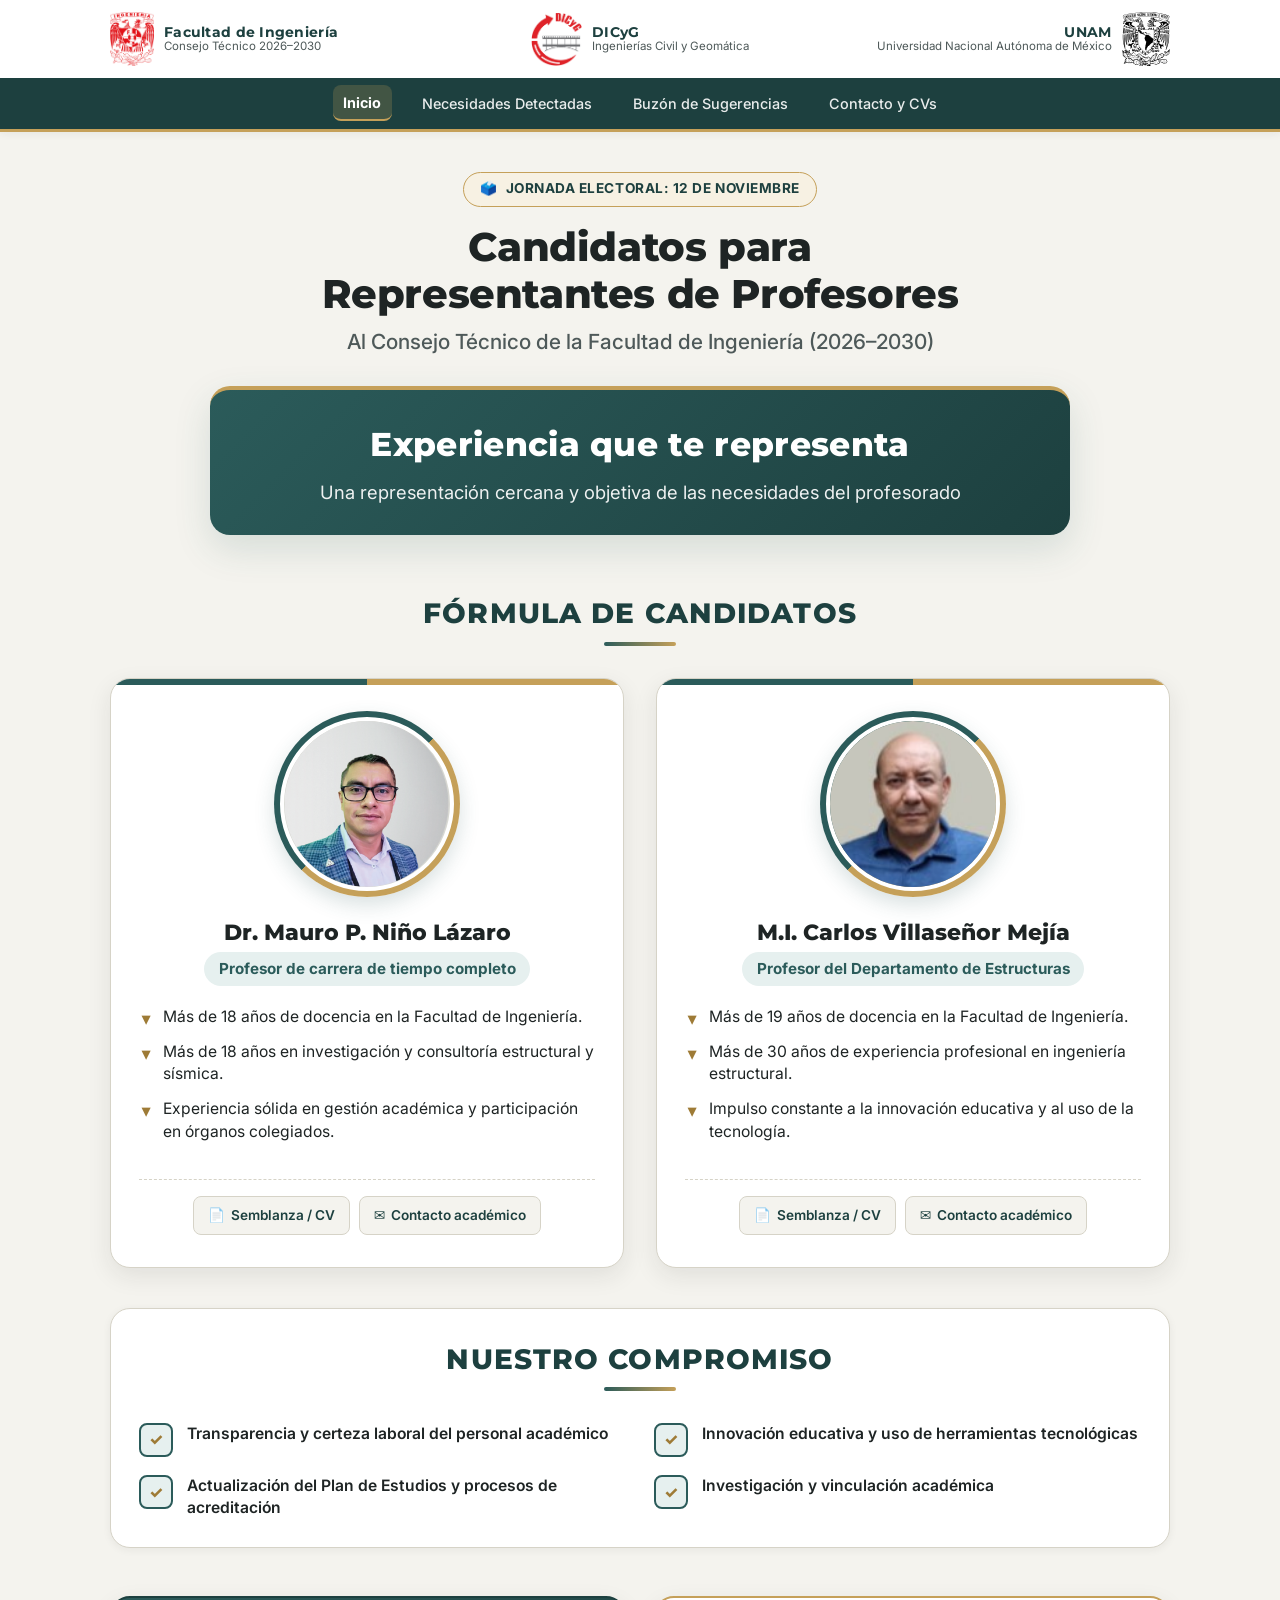
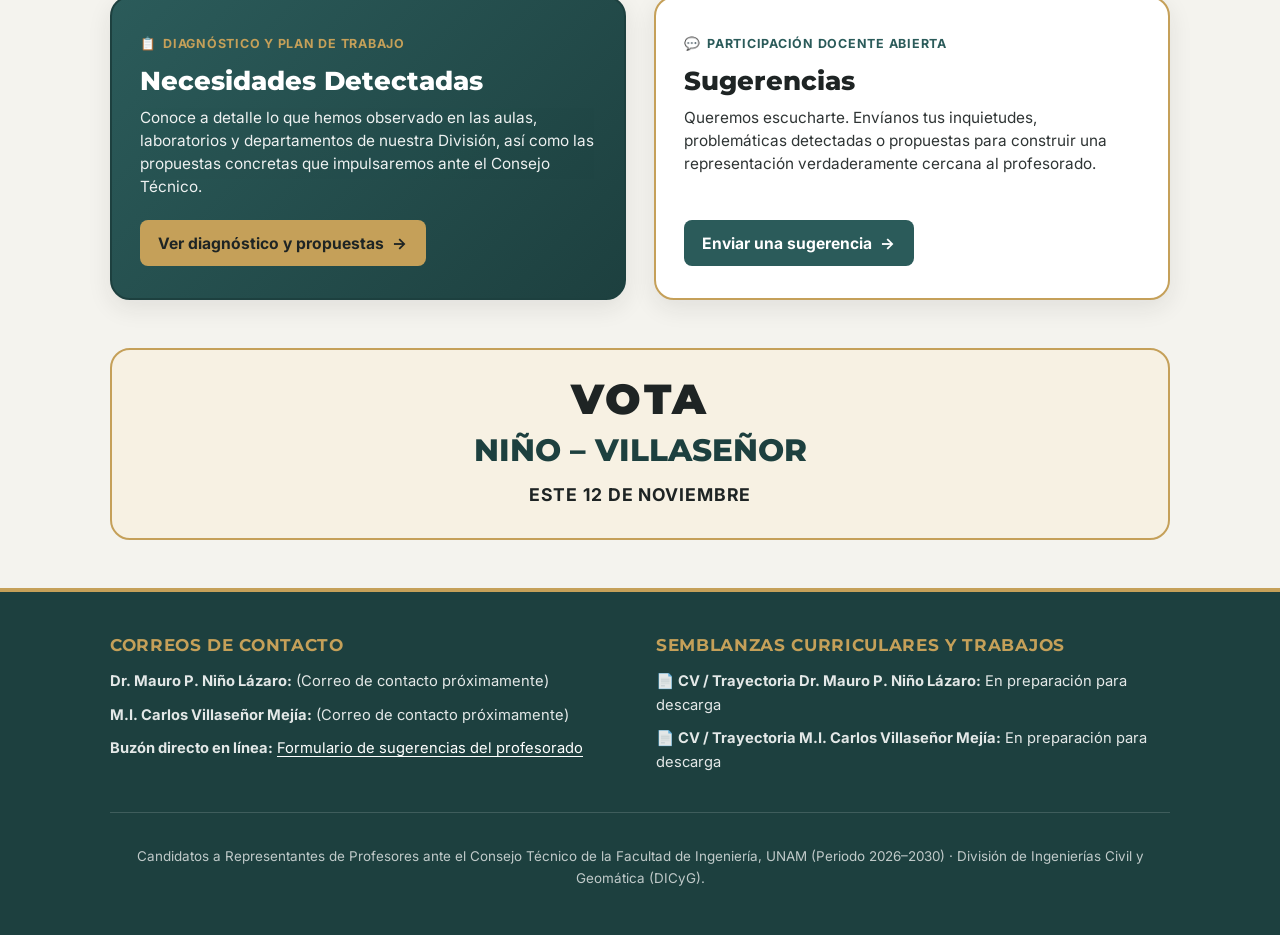
<file: index.html>
<!DOCTYPE html>
<html lang="es-MX">
<head>
  <meta charset="UTF-8">
  <meta name="viewport" content="width=device-width, initial-scale=1.0">
  <title>Niño – Villaseñor | Candidatos a Representantes de Profesores al Consejo Técnico FI-UNAM (2026–2030)</title>
  <meta name="description" content="Dr. Mauro P. Niño Lázaro y M.I. Carlos Villaseñor Mejía, candidatos para Representantes de Profesores al Consejo Técnico de la Facultad de Ingeniería UNAM (2026-2030). Experiencia que te representa.">
  <link rel="preconnect" href="https://fonts.googleapis.com">
  <link rel="preconnect" href="https://fonts.gstatic.com" crossorigin>
  <link href="https://fonts.googleapis.com/css2?family=Inter:wght@400;500;600;700&family=Montserrat:wght@700;800;900&display=swap" rel="stylesheet">
  <link rel="stylesheet" href="css/styles.css">
</head>
<body>
  <a class="skip-link" href="#contenido-principal">Saltar al contenido principal</a>

  <!-- 1. ENCABEZADO INSTITUCIONAL: Logos FI | DICyG | UNAM -->
  <header class="institutional-header">
    <div class="container logos-bar">
      <div class="logo-item logo-item--left">
        <img
          src="imagenes/fi.png"
          alt="Escudo de la Facultad de Ingeniería UNAM"
          class="logo-img"
          width="402"
          height="497"
        >
        <div class="logo-label">
          <strong>Facultad de Ingeniería</strong>
          <span>Consejo Técnico 2026–2030</span>
        </div>
      </div>

      <div class="logo-item logo-item--center">
        <img
          src="imagenes/dicyg.png"
          alt="Logotipo de la División de Ingenierías Civil y Geomática (DICyG)"
          class="logo-img"
          width="433"
          height="461"
        >
        <div class="logo-label">
          <strong>DICyG</strong>
          <span>Ingenierías Civil y Geomática</span>
        </div>
      </div>

      <div class="logo-item logo-item--right">
        <img
          src="imagenes/Escudo-UNAM-escalable.svg"
          alt="Escudo de la Universidad Nacional Autónoma de México"
          class="logo-img"
          width="1024"
          height="1151"
        >
        <div class="logo-label">
          <strong>UNAM</strong>
          <span>Universidad Nacional Autónoma de México</span>
        </div>
      </div>
    </div>

    <nav class="site-nav" aria-label="Navegación principal">
      <div class="container site-nav__inner">
        <a href="index.html" aria-current="page">Inicio</a>
        <a href="necesidades.html">Necesidades Detectadas</a>
        <a href="sugerencias.html">Buzón de Sugerencias</a>
        <a href="#contacto">Contacto y CVs</a>
      </div>
    </nav>
  </header>

  <main id="contenido-principal">
    <!-- 2. HERO / INFORMACIÓN DEL FLYER Y ESLOGAN -->
    <section class="hero container" aria-labelledby="titulo-campana">
      <div class="hero__eyebrow">
        <span aria-hidden="true">🗳️</span> Jornada Electoral: 12 de noviembre
      </div>
      <h1 id="titulo-campana" class="hero__title">
        Candidatos para Representantes de Profesores
      </h1>
      <p class="hero__subtitle">
        Al Consejo Técnico de la Facultad de Ingeniería (2026–2030)
      </p>

      <div class="slogan-banner">
        <h2 class="slogan-banner__title">Experiencia que te representa</h2>
        <p class="slogan-banner__text">
          Una representación cercana y objetiva de las necesidades del profesorado
        </p>
      </div>
    </section>

    <!-- 3. FICHAS DE CANDIDATOS: Foto arriba + Datos abajo -->
    <section class="candidates-section container" aria-labelledby="titulo-candidatos">
      <div class="section-heading">
        <h2 id="titulo-candidatos" class="section-heading__title">Fórmula de Candidatos</h2>
        <div class="section-heading__line" aria-hidden="true"></div>
      </div>

      <div class="candidates-grid">
        <!-- Candidato 1: Dr. Mauro P. Niño Lázaro -->
        <article class="candidate-card">
          <div class="candidate-photo-wrap">
            <img
              src="imagenes/Drmaurop.png"
              alt="Retrato del Dr. Mauro P. Niño Lázaro"
              class="candidate-photo"
              fetchpriority="high"
              width="569"
              height="571"
            >
          </div>
          <h3 class="candidate-name">Dr. Mauro P. Niño Lázaro</h3>
          <p class="candidate-role">Profesor de carrera de tiempo completo</p>

          <ul class="candidate-bio-list">
            <li>Más de 18 años de docencia en la Facultad de Ingeniería.</li>
            <li>Más de 18 años en investigación y consultoría estructural y sísmica.</li>
            <li>Experiencia sólida en gestión académica y participación en órganos colegiados.</li>
          </ul>

          <div class="candidate-links">
            <!-- Reemplazar href cuando se cuente con el archivo PDF del CV y el correo definitivo -->
            <a href="#contacto" class="chip-link">
              <span aria-hidden="true">📄</span> Semblanza / CV
            </a>
            <a href="#contacto" class="chip-link">
              <span aria-hidden="true">✉️</span> Contacto académico
            </a>
          </div>
        </article>

        <!-- Candidato 2: M.I. Carlos Villaseñor Mejía -->
        <article class="candidate-card">
          <div class="candidate-photo-wrap">
            <img
              src="imagenes/villasenor.jpg"
              alt="Retrato del M.I. Carlos Villaseñor Mejía"
              class="candidate-photo"
              width="133"
              height="130"
            >
          </div>
          <h3 class="candidate-name">M.I. Carlos Villaseñor Mejía</h3>
          <p class="candidate-role">Profesor del Departamento de Estructuras</p>

          <ul class="candidate-bio-list">
            <li>Más de 19 años de docencia en la Facultad de Ingeniería.</li>
            <li>Más de 30 años de experiencia profesional en ingeniería estructural.</li>
            <li>Impulso constante a la innovación educativa y al uso de la tecnología.</li>
          </ul>

          <div class="candidate-links">
            <!-- Reemplazar href cuando se cuente con el archivo PDF del CV y el correo definitivo -->
            <a href="#contacto" class="chip-link">
              <span aria-hidden="true">📄</span> Semblanza / CV
            </a>
            <a href="#contacto" class="chip-link">
              <span aria-hidden="true">✉️</span> Contacto académico
            </a>
          </div>
        </article>
      </div>
    </section>

    <!-- 4. RESUMEN DE NUESTRO COMPROMISO -->
    <section class="container" aria-labelledby="titulo-compromiso">
      <div class="commitments-strip">
        <div class="section-heading">
          <h2 id="titulo-compromiso" class="section-heading__title">Nuestro Compromiso</h2>
          <div class="section-heading__line" aria-hidden="true"></div>
        </div>

        <div class="commitments-grid">
          <div class="commitment-item">
            <span class="commitment-icon" aria-hidden="true">✓</span>
            <p class="commitment-text">Transparencia y certeza laboral del personal académico</p>
          </div>
          <div class="commitment-item">
            <span class="commitment-icon" aria-hidden="true">✓</span>
            <p class="commitment-text">Innovación educativa y uso de herramientas tecnológicas</p>
          </div>
          <div class="commitment-item">
            <span class="commitment-icon" aria-hidden="true">✓</span>
            <p class="commitment-text">Actualización del Plan de Estudios y procesos de acreditación</p>
          </div>
          <div class="commitment-item">
            <span class="commitment-icon" aria-hidden="true">✓</span>
            <p class="commitment-text">Investigación y vinculación académica</p>
          </div>
        </div>
      </div>
    </section>

    <!-- 5. LOS DOS BOTONES PRINCIPALES (Necesidades Detectadas | Sugerencias) -->
    <section class="cta-buttons-section container" aria-labelledby="titulo-acciones">
      <h2 id="titulo-acciones" class="visually-hidden">Explora nuestras propuestas y participa</h2>

      <div class="cta-dual-grid">
        <!-- Botón 1: Necesidades Detectadas -->
        <a href="necesidades.html" class="action-card-btn action-card-btn--primary">
          <div>
            <span class="action-card-btn__badge">
              <span aria-hidden="true">📋</span> Diagnóstico y Plan de Trabajo
            </span>
            <h3 class="action-card-btn__title">Necesidades Detectadas</h3>
            <p class="action-card-btn__desc">
              Conoce a detalle lo que hemos observado en las aulas, laboratorios y departamentos de nuestra División, así como las propuestas concretas que impulsaremos ante el Consejo Técnico.
            </p>
          </div>
          <span class="action-card-btn__cta">
            Ver diagnóstico y propuestas <span aria-hidden="true">→</span>
          </span>
        </a>

        <!-- Botón 2: Sugerencias -->
        <a href="sugerencias.html" class="action-card-btn action-card-btn--secondary">
          <div>
            <span class="action-card-btn__badge">
              <span aria-hidden="true">💬</span> Participación Docente Abierta
            </span>
            <h3 class="action-card-btn__title">Sugerencias</h3>
            <p class="action-card-btn__desc">
              Queremos escucharte. Envíanos tus inquietudes, problemáticas detectadas o propuestas para construir una representación verdaderamente cercana al profesorado.
            </p>
          </div>
          <span class="action-card-btn__cta">
            Enviar una sugerencia <span aria-hidden="true">→</span>
          </span>
        </a>
      </div>
    </section>

    <!-- 6. LLAMADO AL VOTO -->
    <section class="container" aria-label="Recordatorio de jornada electoral">
      <div class="vote-callout">
        <p class="vote-callout__vota">VOTA</p>
        <p class="vote-callout__names">NIÑO – VILLASEÑOR</p>
        <p class="vote-callout__date">Este 12 de noviembre</p>
      </div>
    </section>
  </main>

  <!-- 7. PIE DE PÁGINA: Correos de contacto y CVs / Trabajos -->
  <footer id="contacto" class="site-footer">
    <div class="container">
      <div class="footer-grid">
        <div class="footer-col">
          <h3>Correos de Contacto</h3>
          <!-- INSTRUCCIÓN: Reemplaza los correos provisionales por los oficiales cuando los tengas -->
          <ul class="footer-contact-list">
            <li>
              <strong>Dr. Mauro P. Niño Lázaro:</strong>
              <span>(Correo de contacto próximamente)</span>
            </li>
            <li>
              <strong>M.I. Carlos Villaseñor Mejía:</strong>
              <span>(Correo de contacto próximamente)</span>
            </li>
            <li>
              <strong>Buzón directo en línea:</strong>
              <a href="sugerencias.html">Formulario de sugerencias del profesorado</a>
            </li>
          </ul>
        </div>

        <div class="footer-col">
          <h3>Semblanzas Curriculares y Trabajos</h3>
          <!-- INSTRUCCIÓN: Coloca los archivos PDF en una carpeta documentos/ y actualiza el atributo href -->
          <ul class="footer-contact-list">
            <li>
              <span aria-hidden="true">📄</span>
              <strong>CV / Trayectoria Dr. Mauro P. Niño Lázaro:</strong>
              <span>En preparación para descarga</span>
            </li>
            <li>
              <span aria-hidden="true">📄</span>
              <strong>CV / Trayectoria M.I. Carlos Villaseñor Mejía:</strong>
              <span>En preparación para descarga</span>
            </li>
          </ul>
        </div>
      </div>

      <div class="footer-bottom">
        <p>
          Candidatos a Representantes de Profesores ante el Consejo Técnico de la Facultad de Ingeniería, UNAM (Periodo 2026–2030) · División de Ingenierías Civil y Geomática (DICyG).
        </p>
      </div>
    </div>
  </footer>

  <script src="js/main.js" defer></script>
</body>
</html>
</file>
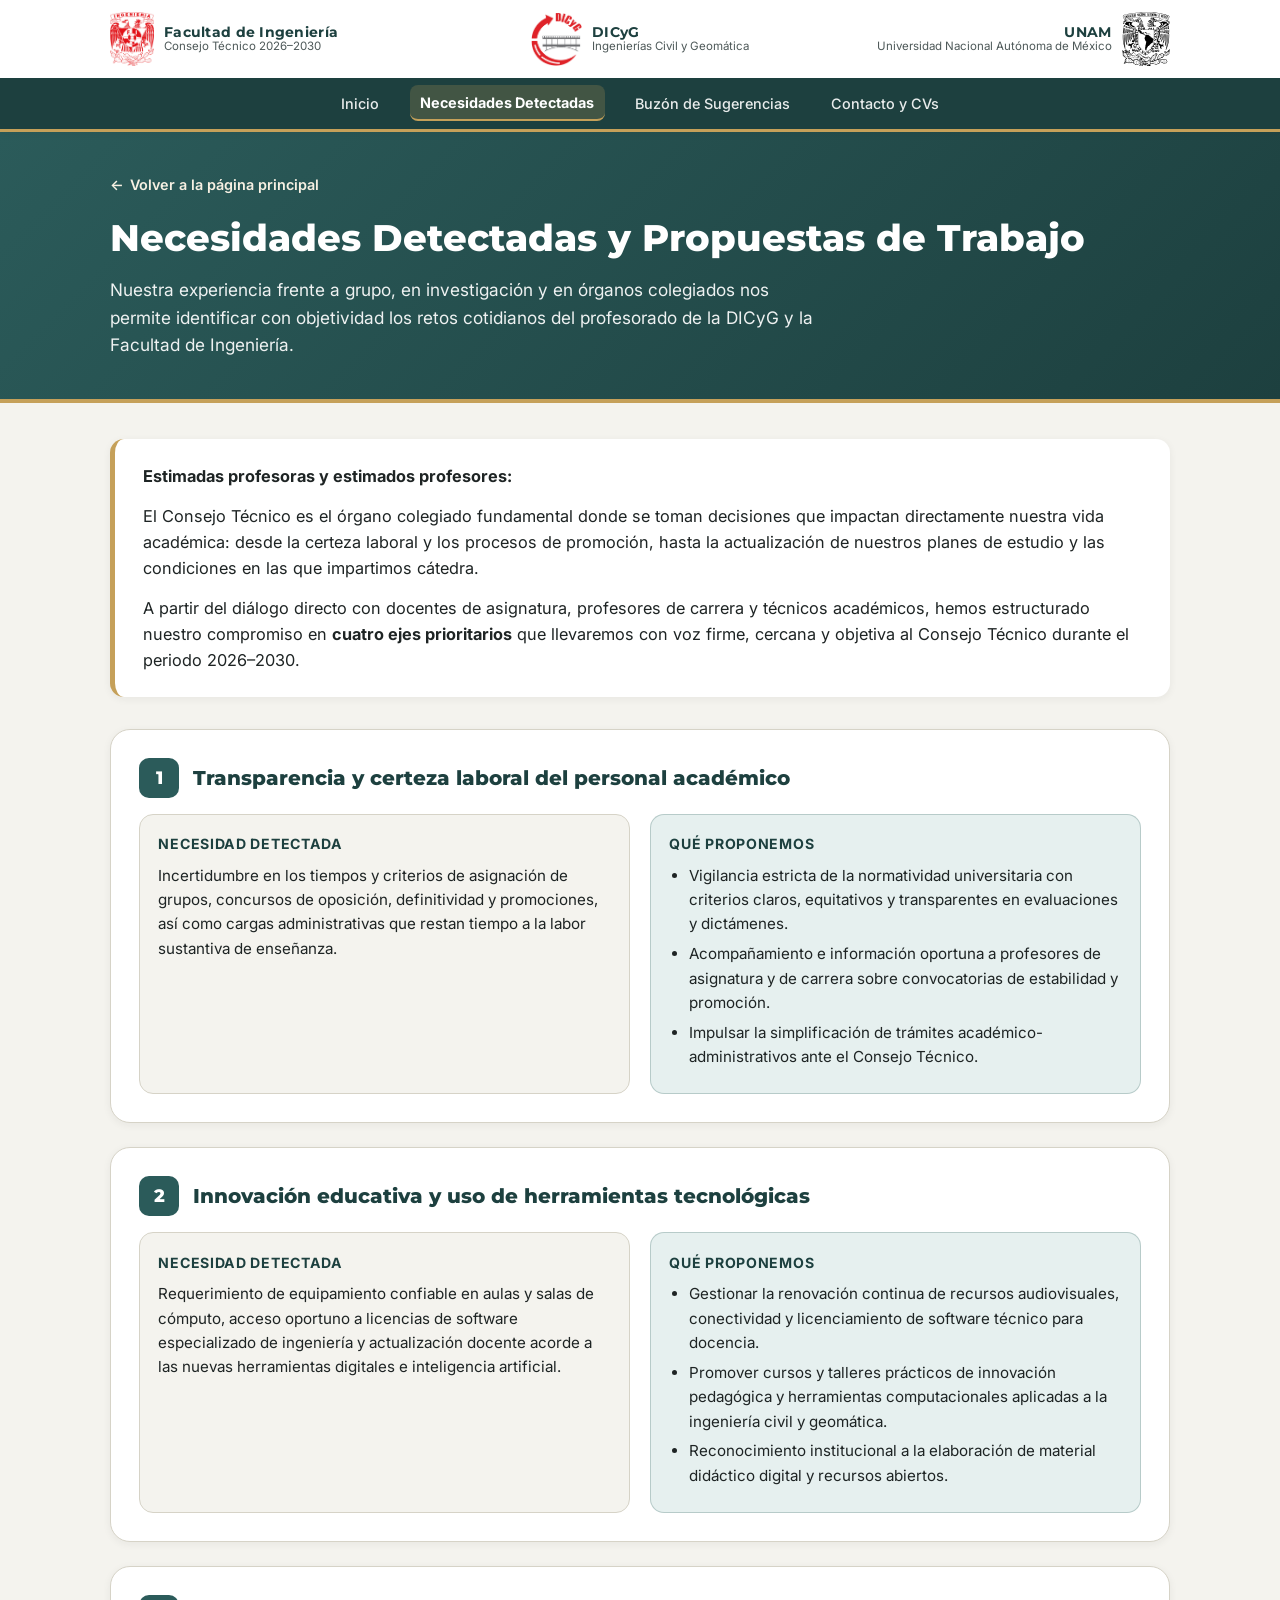
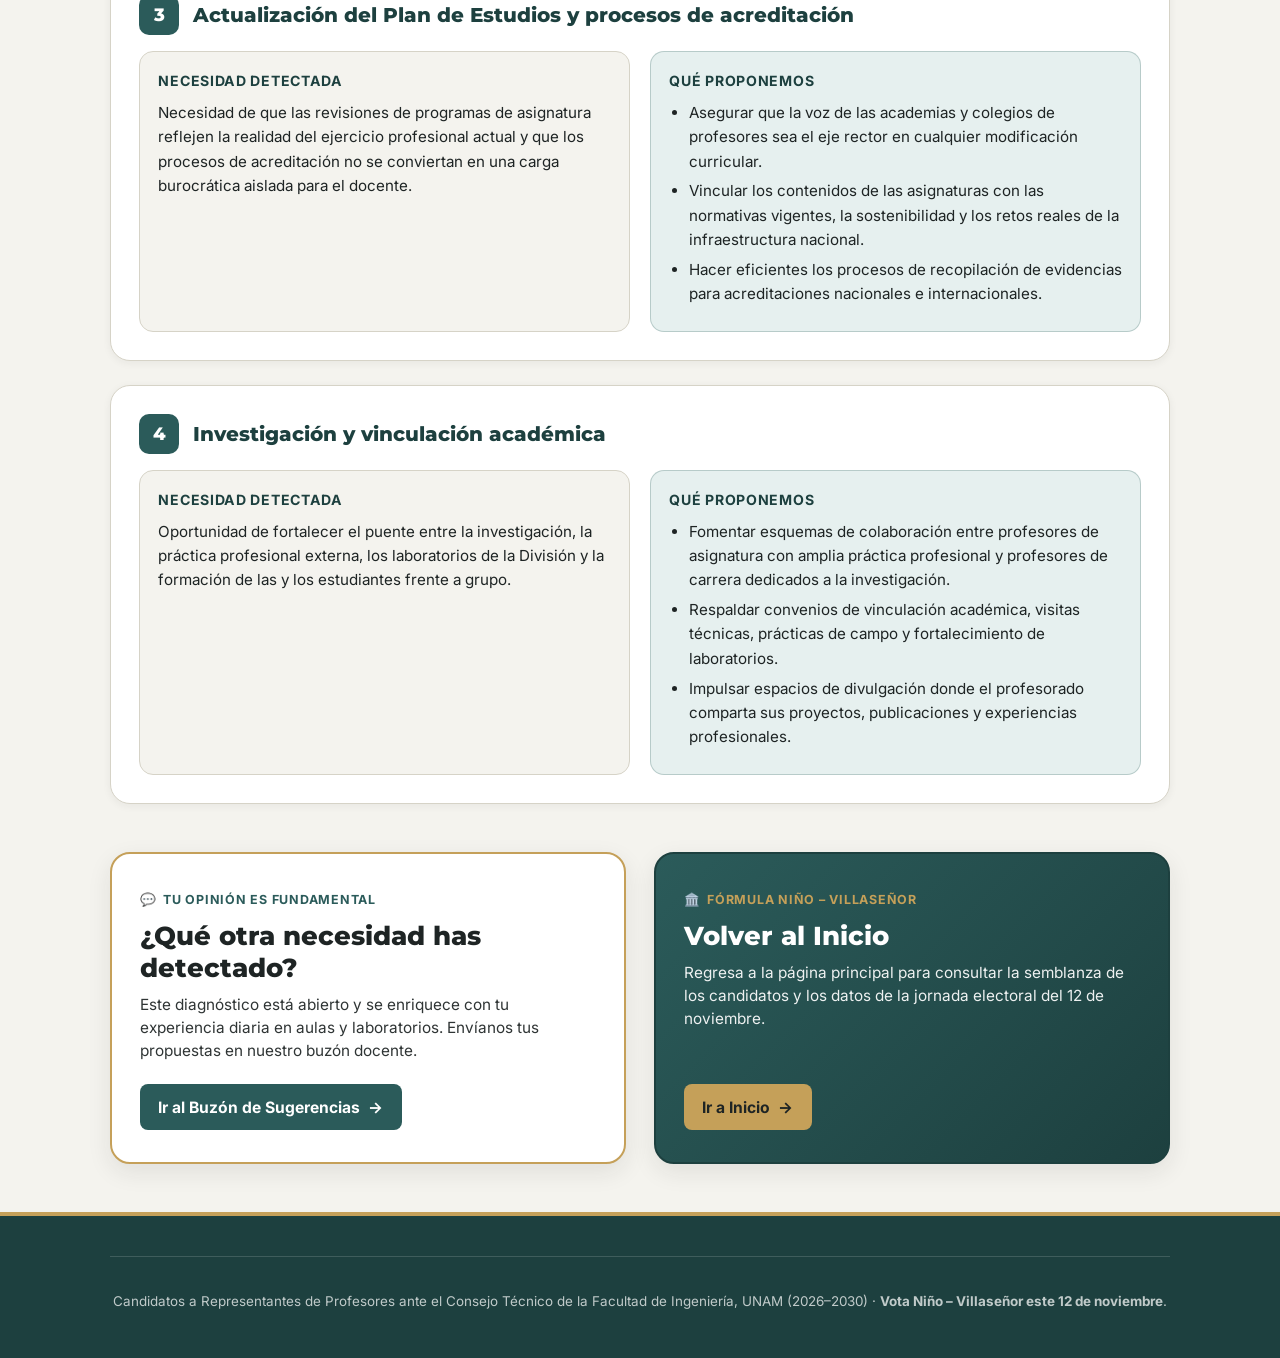
<file: necesidades.html>
<!DOCTYPE html>
<html lang="es-MX">
<head>
  <meta charset="UTF-8">
  <meta name="viewport" content="width=device-width, initial-scale=1.0">
  <title>Necesidades Detectadas y Propuestas | Niño – Villaseñor (Consejo Técnico FI 2026–2030)</title>
  <meta name="description" content="Diagnóstico de necesidades detectadas en el profesorado y propuestas de trabajo de los candidatos Dr. Mauro P. Niño Lázaro y M.I. Carlos Villaseñor Mejía al Consejo Técnico de la Facultad de Ingeniería UNAM.">
  <link rel="preconnect" href="https://fonts.googleapis.com">
  <link rel="preconnect" href="https://fonts.gstatic.com" crossorigin>
  <link href="https://fonts.googleapis.com/css2?family=Inter:wght@400;500;600;700&family=Montserrat:wght@700;800;900&display=swap" rel="stylesheet">
  <link rel="stylesheet" href="css/styles.css">
</head>
<body>
  <a class="skip-link" href="#contenido-principal">Saltar al contenido principal</a>

  <!-- ENCABEZADO INSTITUCIONAL: Logos FI | DICyG | UNAM -->
  <header class="institutional-header">
    <div class="container logos-bar">
      <div class="logo-item logo-item--left">
        <img
          src="imagenes/fi.png"
          alt="Escudo de la Facultad de Ingeniería UNAM"
          class="logo-img"
          width="402"
          height="497"
        >
        <div class="logo-label">
          <strong>Facultad de Ingeniería</strong>
          <span>Consejo Técnico 2026–2030</span>
        </div>
      </div>

      <div class="logo-item logo-item--center">
        <img
          src="imagenes/dicyg.png"
          alt="Logotipo de la División de Ingenierías Civil y Geomática (DICyG)"
          class="logo-img"
          width="433"
          height="461"
        >
        <div class="logo-label">
          <strong>DICyG</strong>
          <span>Ingenierías Civil y Geomática</span>
        </div>
      </div>

      <div class="logo-item logo-item--right">
        <img
          src="imagenes/Escudo-UNAM-escalable.svg"
          alt="Escudo de la Universidad Nacional Autónoma de México"
          class="logo-img"
          width="1024"
          height="1151"
        >
        <div class="logo-label">
          <strong>UNAM</strong>
          <span>Universidad Nacional Autónoma de México</span>
        </div>
      </div>
    </div>

    <nav class="site-nav" aria-label="Navegación principal">
      <div class="container site-nav__inner">
        <a href="index.html">Inicio</a>
        <a href="necesidades.html" aria-current="page">Necesidades Detectadas</a>
        <a href="sugerencias.html">Buzón de Sugerencias</a>
        <a href="index.html#contacto">Contacto y CVs</a>
      </div>
    </nav>
  </header>

  <main id="contenido-principal">
    <!-- ENCABEZADO DE LA PÁGINA INTERNA -->
    <section class="page-hero">
      <div class="container">
        <a href="index.html" class="page-hero__back">
          <span aria-hidden="true">←</span> Volver a la página principal
        </a>
        <h1 class="page-hero__title">Necesidades Detectadas y Propuestas de Trabajo</h1>
        <p class="page-hero__lead">
          Nuestra experiencia frente a grupo, en investigación y en órganos colegiados nos permite identificar con objetividad los retos cotidianos del profesorado de la DICyG y la Facultad de Ingeniería.
        </p>
      </div>
    </section>

    <div class="container">
      <!-- INTRODUCCIÓN / EXPOSICIÓN DE MOTIVOS -->
      <section class="editorial-intro" aria-label="Mensaje a las y los profesores">
        <p>
          <strong>Estimadas profesoras y estimados profesores:</strong>
        </p>
        <p>
          El Consejo Técnico es el órgano colegiado fundamental donde se toman decisiones que impactan directamente nuestra vida académica: desde la certeza laboral y los procesos de promoción, hasta la actualización de nuestros planes de estudio y las condiciones en las que impartimos cátedra.
        </p>
        <p>
          A partir del diálogo directo con docentes de asignatura, profesores de carrera y técnicos académicos, hemos estructurado nuestro compromiso en <strong>cuatro ejes prioritarios</strong> que llevaremos con voz firme, cercana y objetiva al Consejo Técnico durante el periodo 2026–2030.
        </p>
      </section>

      <!-- LOS 4 EJES DE DIAGNÓSTICO Y PROPUESTAS -->
      <section class="pillars-list" aria-label="Ejes de necesidades y propuestas">
        <!-- Eje 1 -->
        <article class="pillar-card">
          <div class="pillar-card__header">
            <span class="pillar-card__num" aria-hidden="true">1</span>
            <h2 class="pillar-card__title">Transparencia y certeza laboral del personal académico</h2>
          </div>
          <div class="pillar-columns">
            <div class="pillar-box pillar-box--diagnosis">
              <h3>Necesidad Detectada</h3>
              <p>
                Incertidumbre en los tiempos y criterios de asignación de grupos, concursos de oposición, definitividad y promociones, así como cargas administrativas que restan tiempo a la labor sustantiva de enseñanza.
              </p>
            </div>
            <div class="pillar-box pillar-box--proposal">
              <h3>Qué Proponemos</h3>
              <ul>
                <li>Vigilancia estricta de la normatividad universitaria con criterios claros, equitativos y transparentes en evaluaciones y dictámenes.</li>
                <li>Acompañamiento e información oportuna a profesores de asignatura y de carrera sobre convocatorias de estabilidad y promoción.</li>
                <li>Impulsar la simplificación de trámites académico-administrativos ante el Consejo Técnico.</li>
              </ul>
            </div>
          </div>
        </article>

        <!-- Eje 2 -->
        <article class="pillar-card">
          <div class="pillar-card__header">
            <span class="pillar-card__num" aria-hidden="true">2</span>
            <h2 class="pillar-card__title">Innovación educativa y uso de herramientas tecnológicas</h2>
          </div>
          <div class="pillar-columns">
            <div class="pillar-box pillar-box--diagnosis">
              <h3>Necesidad Detectada</h3>
              <p>
                Requerimiento de equipamiento confiable en aulas y salas de cómputo, acceso oportuno a licencias de software especializado de ingeniería y actualización docente acorde a las nuevas herramientas digitales e inteligencia artificial.
              </p>
            </div>
            <div class="pillar-box pillar-box--proposal">
              <h3>Qué Proponemos</h3>
              <ul>
                <li>Gestionar la renovación continua de recursos audiovisuales, conectividad y licenciamiento de software técnico para docencia.</li>
                <li>Promover cursos y talleres prácticos de innovación pedagógica y herramientas computacionales aplicadas a la ingeniería civil y geomática.</li>
                <li>Reconocimiento institucional a la elaboración de material didáctico digital y recursos abiertos.</li>
              </ul>
            </div>
          </div>
        </article>

        <!-- Eje 3 -->
        <article class="pillar-card">
          <div class="pillar-card__header">
            <span class="pillar-card__num" aria-hidden="true">3</span>
            <h2 class="pillar-card__title">Actualización del Plan de Estudios y procesos de acreditación</h2>
          </div>
          <div class="pillar-columns">
            <div class="pillar-box pillar-box--diagnosis">
              <h3>Necesidad Detectada</h3>
              <p>
                Necesidad de que las revisiones de programas de asignatura reflejen la realidad del ejercicio profesional actual y que los procesos de acreditación no se conviertan en una carga burocrática aislada para el docente.
              </p>
            </div>
            <div class="pillar-box pillar-box--proposal">
              <h3>Qué Proponemos</h3>
              <ul>
                <li>Asegurar que la voz de las academias y colegios de profesores sea el eje rector en cualquier modificación curricular.</li>
                <li>Vincular los contenidos de las asignaturas con las normativas vigentes, la sostenibilidad y los retos reales de la infraestructura nacional.</li>
                <li>Hacer eficientes los procesos de recopilación de evidencias para acreditaciones nacionales e internacionales.</li>
              </ul>
            </div>
          </div>
        </article>

        <!-- Eje 4 -->
        <article class="pillar-card">
          <div class="pillar-card__header">
            <span class="pillar-card__num" aria-hidden="true">4</span>
            <h2 class="pillar-card__title">Investigación y vinculación académica</h2>
          </div>
          <div class="pillar-columns">
            <div class="pillar-box pillar-box--diagnosis">
              <h3>Necesidad Detectada</h3>
              <p>
                Oportunidad de fortalecer el puente entre la investigación, la práctica profesional externa, los laboratorios de la División y la formación de las y los estudiantes frente a grupo.
              </p>
            </div>
            <div class="pillar-box pillar-box--proposal">
              <h3>Qué Proponemos</h3>
              <ul>
                <li>Fomentar esquemas de colaboración entre profesores de asignatura con amplia práctica profesional y profesores de carrera dedicados a la investigación.</li>
                <li>Respaldar convenios de vinculación académica, visitas técnicas, prácticas de campo y fortalecimiento de laboratorios.</li>
                <li>Impulsar espacios de divulgación donde el profesorado comparta sus proyectos, publicaciones y experiencias profesionales.</li>
              </ul>
            </div>
          </div>
        </article>
      </section>

      <!-- INVITACIÓN A PASAR AL BUZÓN DE SUGERENCIAS -->
      <section class="cta-buttons-section" aria-label="Participa con tus sugerencias">
        <div class="cta-dual-grid">
          <a href="sugerencias.html" class="action-card-btn action-card-btn--secondary">
            <div>
              <span class="action-card-btn__badge">
                <span aria-hidden="true">💬</span> Tu opinión es fundamental
              </span>
              <h3 class="action-card-btn__title">¿Qué otra necesidad has detectado?</h3>
              <p class="action-card-btn__desc">
                Este diagnóstico está abierto y se enriquece con tu experiencia diaria en aulas y laboratorios. Envíanos tus propuestas en nuestro buzón docente.
              </p>
            </div>
            <span class="action-card-btn__cta">
              Ir al Buzón de Sugerencias <span aria-hidden="true">→</span>
            </span>
          </a>

          <a href="index.html" class="action-card-btn action-card-btn--primary">
            <div>
              <span class="action-card-btn__badge">
                <span aria-hidden="true">🏛️</span> Fórmula Niño – Villaseñor
              </span>
              <h3 class="action-card-btn__title">Volver al Inicio</h3>
              <p class="action-card-btn__desc">
                Regresa a la página principal para consultar la semblanza de los candidatos y los datos de la jornada electoral del 12 de noviembre.
              </p>
            </div>
            <span class="action-card-btn__cta">
              Ir a Inicio <span aria-hidden="true">→</span>
            </span>
          </a>
        </div>
      </section>
    </div>
  </main>

  <footer class="site-footer">
    <div class="container">
      <div class="footer-bottom">
        <p>
          Candidatos a Representantes de Profesores ante el Consejo Técnico de la Facultad de Ingeniería, UNAM (2026–2030) · <strong>Vota Niño – Villaseñor este 12 de noviembre</strong>.
        </p>
      </div>
    </div>
  </footer>

  <script src="js/main.js" defer></script>
</body>
</html>
</file>
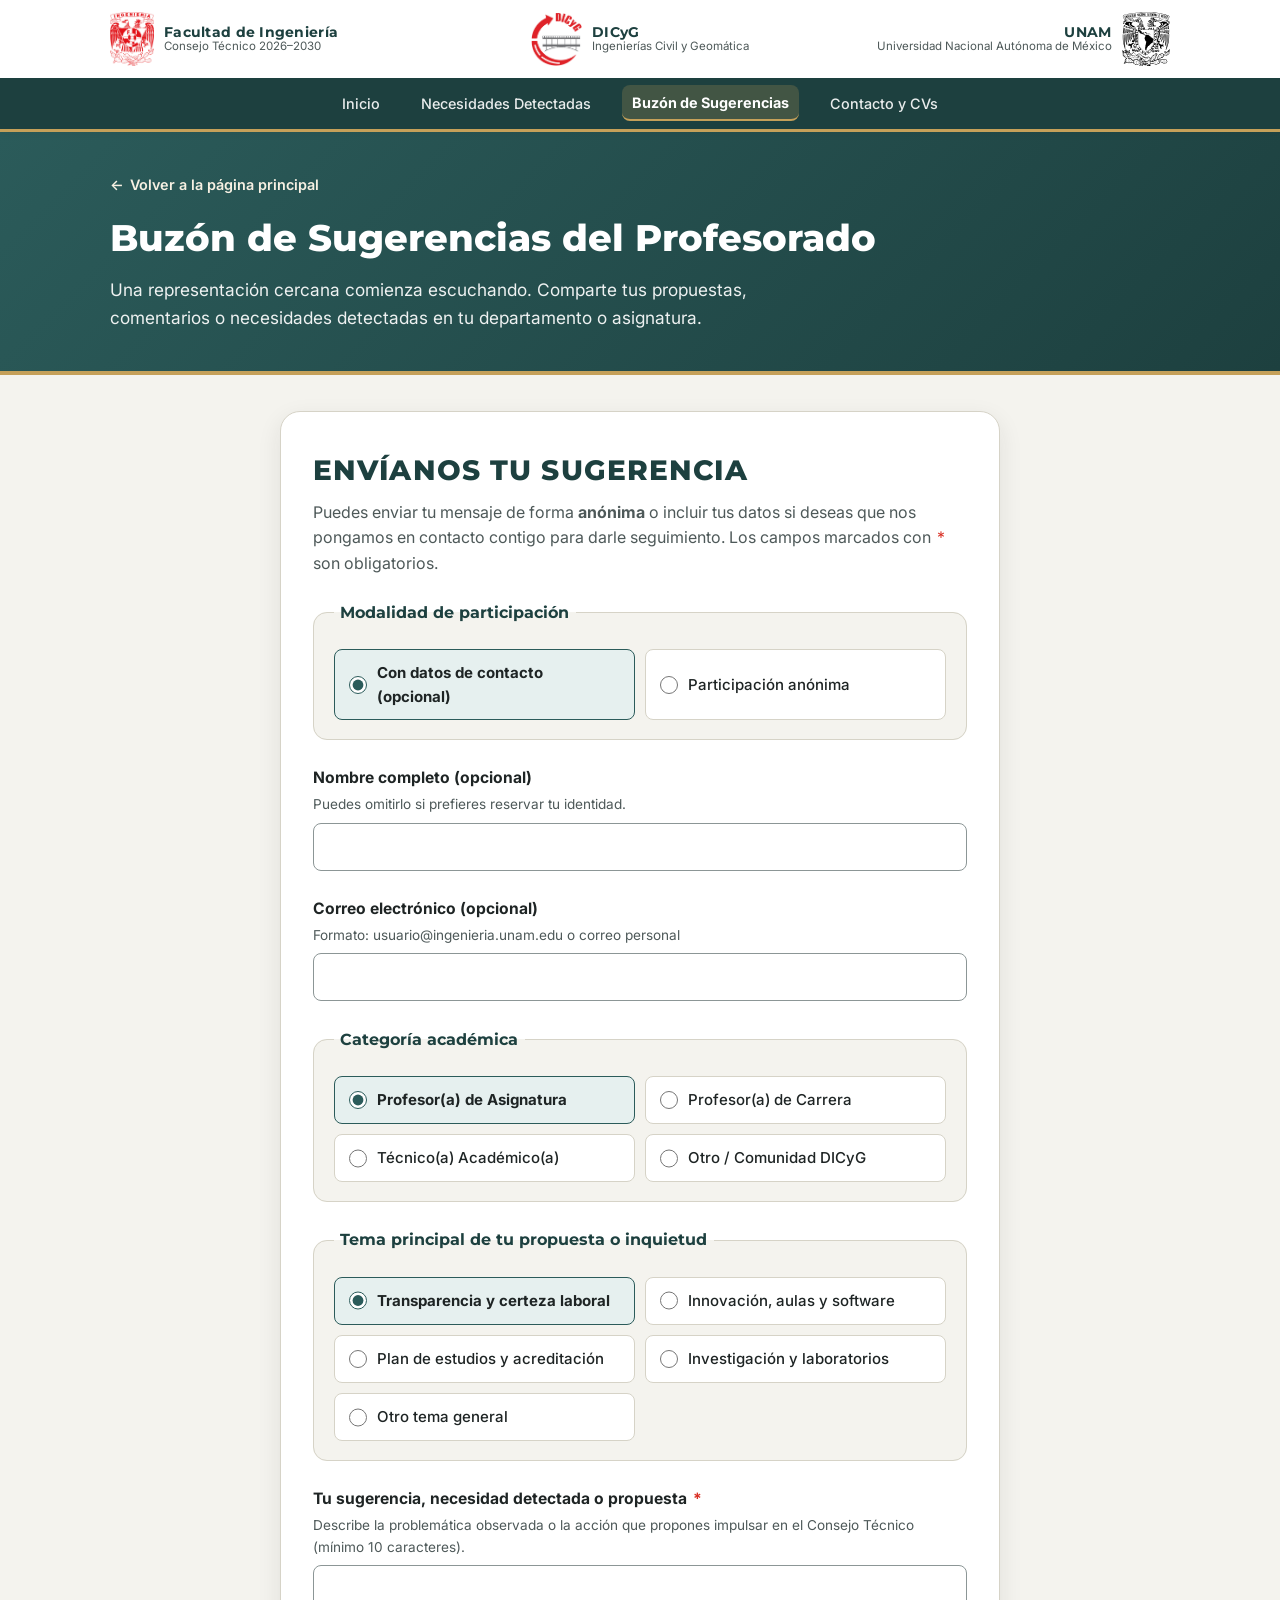
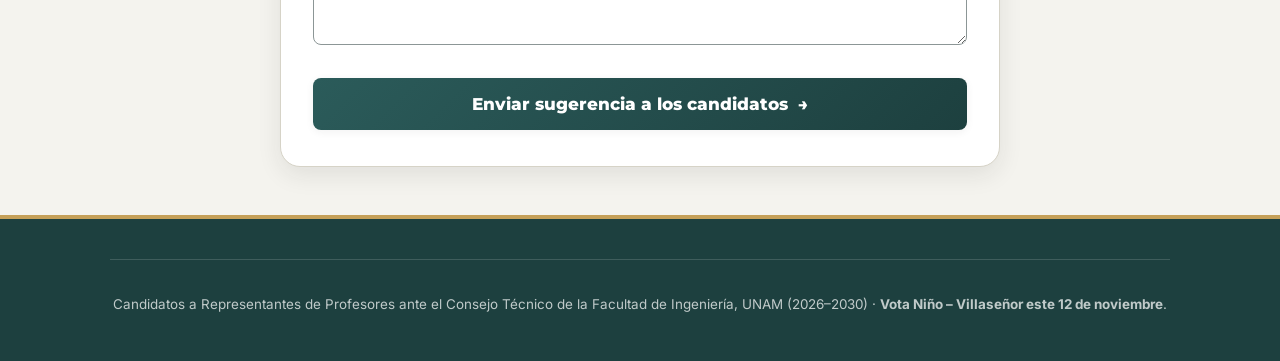
<file: sugerencias.html>
<!DOCTYPE html>
<html lang="es-MX">
<head>
  <meta charset="UTF-8">
  <meta name="viewport" content="width=device-width, initial-scale=1.0">
  <title>Buzón de Sugerencias | Niño – Villaseñor (Consejo Técnico FI 2026–2030)</title>
  <meta name="description" content="Buzón de sugerencias y participación docente para los candidatos Dr. Mauro P. Niño Lázaro y M.I. Carlos Villaseñor Mejía al Consejo Técnico de la Facultad de Ingeniería UNAM.">
  <link rel="preconnect" href="https://fonts.googleapis.com">
  <link rel="preconnect" href="https://fonts.gstatic.com" crossorigin>
  <link href="https://fonts.googleapis.com/css2?family=Inter:wght@400;500;600;700&family=Montserrat:wght@700;800;900&display=swap" rel="stylesheet">
  <link rel="stylesheet" href="css/styles.css">
</head>
<body>
  <a class="skip-link" href="#contenido-principal">Saltar al contenido principal</a>

  <!-- ENCABEZADO INSTITUCIONAL: Logos FI | DICyG | UNAM -->
  <header class="institutional-header">
    <div class="container logos-bar">
      <div class="logo-item logo-item--left">
        <img
          src="imagenes/fi.png"
          alt="Escudo de la Facultad de Ingeniería UNAM"
          class="logo-img"
          width="402"
          height="497"
        >
        <div class="logo-label">
          <strong>Facultad de Ingeniería</strong>
          <span>Consejo Técnico 2026–2030</span>
        </div>
      </div>

      <div class="logo-item logo-item--center">
        <img
          src="imagenes/dicyg.png"
          alt="Logotipo de la División de Ingenierías Civil y Geomática (DICyG)"
          class="logo-img"
          width="433"
          height="461"
        >
        <div class="logo-label">
          <strong>DICyG</strong>
          <span>Ingenierías Civil y Geomática</span>
        </div>
      </div>

      <div class="logo-item logo-item--right">
        <img
          src="imagenes/Escudo-UNAM-escalable.svg"
          alt="Escudo de la Universidad Nacional Autónoma de México"
          class="logo-img"
          width="1024"
          height="1151"
        >
        <div class="logo-label">
          <strong>UNAM</strong>
          <span>Universidad Nacional Autónoma de México</span>
        </div>
      </div>
    </div>

    <nav class="site-nav" aria-label="Navegación principal">
      <div class="container site-nav__inner">
        <a href="index.html">Inicio</a>
        <a href="necesidades.html">Necesidades Detectadas</a>
        <a href="sugerencias.html" aria-current="page">Buzón de Sugerencias</a>
        <a href="index.html#contacto">Contacto y CVs</a>
      </div>
    </nav>
  </header>

  <main id="contenido-principal">
    <!-- ENCABEZADO DE LA PÁGINA INTERNA -->
    <section class="page-hero">
      <div class="container">
        <a href="index.html" class="page-hero__back">
          <span aria-hidden="true">←</span> Volver a la página principal
        </a>
        <h1 class="page-hero__title">Buzón de Sugerencias del Profesorado</h1>
        <p class="page-hero__lead">
          Una representación cercana comienza escuchando. Comparte tus propuestas, comentarios o necesidades detectadas en tu departamento o asignatura.
        </p>
      </div>
    </section>

    <div class="container">
      <section class="form-card" aria-labelledby="titulo-formulario">
        <h2 id="titulo-formulario" class="section-heading__title" style="margin-block-end: 0.4rem;">
          Envíanos tu sugerencia
        </h2>
        <p style="color: var(--text-muted); margin-block-start: 0; margin-block-end: 1.5rem;">
          Puedes enviar tu mensaje de forma <strong>anónima</strong> o incluir tus datos si deseas que nos pongamos en contacto contigo para darle seguimiento. Los campos marcados con <span class="required-star" aria-hidden="true">*</span> son obligatorios.
        </p>

        <!--
          INSTRUCCIÓN PARA CONECTAR RECEPCIÓN POR CORREO:
          1. Crea una cuenta gratuita en https://formspree.io con el correo de campaña.
          2. Reemplaza "PENDIENTE_ID" en el atributo action por el código de tu formulario (ej. https://formspree.io/f/xabcdefg).
        -->
        <form
          id="suggestion-form"
          action="https://formspree.io/f/PENDIENTE_ID"
          method="POST"
        >
          <!-- Campo honeypot anti-spam -->
          <div class="visually-hidden" aria-hidden="true">
            <label for="website-honeypot">No llenar este campo:</label>
            <input type="text" id="website-honeypot" name="_gotcha" tabindex="-1" autocomplete="off">
          </div>

          <!-- 1. Modalidad de participación (2 opciones -> radio buttons) -->
          <fieldset class="form-fieldset">
            <legend>Modalidad de participación</legend>
            <div class="radio-grid">
              <label class="radio-option">
                <input type="radio" name="modalidad" value="Con datos de contacto" checked id="mod-contacto">
                <span>Con datos de contacto (opcional)</span>
              </label>
              <label class="radio-option">
                <input type="radio" name="modalidad" value="Anónima" id="mod-anonima">
                <span>Participación anónima</span>
              </label>
            </div>
          </fieldset>

          <!-- Contenedor de datos opcionales de contacto -->
          <div id="datos-contacto-group">
            <div class="form-group">
              <label for="nombre-docente" class="field-label">Nombre completo (opcional)</label>
              <span id="nombre-hint" class="hint">Puedes omitirlo si prefieres reservar tu identidad.</span>
              <input
                type="text"
                id="nombre-docente"
                name="nombre"
                class="form-input"
                autocomplete="name"
                maxlength="120"
                aria-describedby="nombre-hint"
              >
            </div>

            <div class="form-group">
              <label for="correo-docente" class="field-label">Correo electrónico (opcional)</label>
              <!-- Hint arriba del input para que el autocompletado no lo cubra -->
              <span id="correo-hint" class="hint">Formato: usuario@ingenieria.unam.edu o correo personal</span>
              <input
                type="email"
                id="correo-docente"
                name="email"
                class="form-input"
                autocomplete="email"
                autocorrect="off"
                autocapitalize="off"
                spellcheck="false"
                aria-describedby="correo-hint"
                aria-errormessage="correo-error"
              >
              <div id="correo-error" class="error-msg">
                <span aria-hidden="true">❌</span> Por favor ingresa una dirección de correo electrónico válida.
              </div>
            </div>
          </div>

          <!-- 2. Figura académica (4 opciones -> radio buttons visibles) -->
          <fieldset class="form-fieldset">
            <legend>Categoría académica</legend>
            <div class="radio-grid">
              <label class="radio-option">
                <input type="radio" name="categoria" value="Profesor(a) de Asignatura" checked>
                <span>Profesor(a) de Asignatura</span>
              </label>
              <label class="radio-option">
                <input type="radio" name="categoria" value="Profesor(a) de Carrera">
                <span>Profesor(a) de Carrera</span>
              </label>
              <label class="radio-option">
                <input type="radio" name="categoria" value="Técnico(a) Académico(a)">
                <span>Técnico(a) Académico(a)</span>
              </label>
              <label class="radio-option">
                <input type="radio" name="categoria" value="Otro / Comunidad DICyG">
                <span>Otro / Comunidad DICyG</span>
              </label>
            </div>
          </fieldset>

          <!-- 3. Eje temático (5 opciones -> radio buttons visibles) -->
          <fieldset class="form-fieldset">
            <legend>Tema principal de tu propuesta o inquietud</legend>
            <div class="radio-grid">
              <label class="radio-option">
                <input type="radio" name="eje_tematico" value="Transparencia y certeza laboral" checked>
                <span>Transparencia y certeza laboral</span>
              </label>
              <label class="radio-option">
                <input type="radio" name="eje_tematico" value="Innovación, aulas y software">
                <span>Innovación, aulas y software</span>
              </label>
              <label class="radio-option">
                <input type="radio" name="eje_tematico" value="Plan de estudios y acreditación">
                <span>Plan de estudios y acreditación</span>
              </label>
              <label class="radio-option">
                <input type="radio" name="eje_tematico" value="Investigación y laboratorios">
                <span>Investigación y laboratorios</span>
              </label>
              <label class="radio-option">
                <input type="radio" name="eje_tematico" value="Otro tema general">
                <span>Otro tema general</span>
              </label>
            </div>
          </fieldset>

          <!-- 4. Mensaje / Sugerencia (Obligatorio) -->
          <div class="form-group">
            <label for="mensaje-sugerencia" class="field-label">
              Tu sugerencia, necesidad detectada o propuesta <span class="required-star" aria-hidden="true">*</span>
            </label>
            <span id="mensaje-hint" class="hint">
              Describe la problemática observada o la acción que propones impulsar en el Consejo Técnico (mínimo 10 caracteres).
            </span>
            <textarea
              id="mensaje-sugerencia"
              name="mensaje"
              class="form-textarea"
              required
              minlength="10"
              maxlength="3000"
              aria-describedby="mensaje-hint"
              aria-errormessage="mensaje-error"
            ></textarea>
            <div id="mensaje-error" class="error-msg">
              <span aria-hidden="true">❌</span> Este campo es obligatorio. Por favor escribe al menos 10 caracteres.
            </div>
          </div>

          <button type="submit" id="submit-btn" class="submit-btn">
            <span>Enviar sugerencia a los candidatos</span>
            <span aria-hidden="true">→</span>
          </button>

          <div id="form-status" class="form-status" role="status" aria-live="polite"></div>
        </form>
      </section>
    </div>
  </main>

  <footer class="site-footer">
    <div class="container">
      <div class="footer-bottom">
        <p>
          Candidatos a Representantes de Profesores ante el Consejo Técnico de la Facultad de Ingeniería, UNAM (2026–2030) · <strong>Vota Niño – Villaseñor este 12 de noviembre</strong>.
        </p>
      </div>
    </div>
  </footer>

  <script src="js/main.js" defer></script>
</body>
</html>
</file>
<file: css/styles.css>
/* ==========================================================================
   Candidatura Consejo Técnico FI-UNAM (2026-2030) | Niño – Villaseñor
   Identidad visual basada en el flyer oficial de campaña
   ========================================================================== */

:root {
  /* Paleta oficial del flyer */
  --bg-cream: #f4f3ee;
  --bg-card: #ffffff;
  --bg-subtle: #eae8df;
  --teal-primary: #2b5b5a;
  --teal-dark: #1d403f;
  --teal-light: #e6f0ef;
  --gold-accent: #c5a059;
  --gold-dark: #9e7b36;
  --gold-light: #f7f1e3;
  --unam-red: #c8102e;
  --text-main: #1e2424;
  --text-muted: #4e5959;
  --border-color: #d6d3c7;

  /* Estados de validación (Modern Web Guidance) */
  --error-color: #d93025;
  --error-bg: #fce8e6;
  --valid-color: #188038;
  --focus-ring: #1d403f;

  /* Tipografía y espaciado */
  --font-sans: 'Inter', system-ui, -apple-system, BlinkMacSystemFont, 'Segoe UI', Roboto, sans-serif;
  --font-display: 'Montserrat', system-ui, -apple-system, BlinkMacSystemFont, 'Segoe UI', sans-serif;
  --radius-sm: 8px;
  --radius-md: 14px;
  --radius-lg: 20px;
  --shadow-sm: 0 2px 8px rgba(30, 36, 36, 0.06);
  --shadow-md: 0 8px 24px rgba(30, 36, 36, 0.09);
  --shadow-lg: 0 14px 36px rgba(43, 91, 90, 0.15);
  --max-width: 1060px;
}

*,
*::before,
*::after {
  box-sizing: border-box;
}

html {
  scroll-behavior: smooth;
  scroll-padding-block-start: 5rem;
}

body {
  margin: 0;
  font-family: var(--font-sans);
  font-size: 1rem;
  line-height: 1.6;
  color: var(--text-main);
  background-color: var(--bg-cream);
  -webkit-font-smoothing: antialiased;
}

/* Accesibilidad: Enlace para saltar al contenido */
.skip-link {
  position: absolute;
  inset-block-start: -100px;
  inset-inline-start: 1rem;
  background: var(--teal-dark);
  color: #ffffff;
  padding: 0.75rem 1.25rem;
  border-radius: var(--radius-sm);
  text-decoration: none;
  font-weight: 600;
  z-index: 1000;
  transition: inset-block-start 0.2s ease;
}

.skip-link:focus {
  inset-block-start: 1rem;
}

/* Utilidad canónica .visually-hidden (Modern Web Guidance `forms`) */
.visually-hidden {
  position: absolute;
  clip-path: inset(50%);
  overflow: hidden;
  width: 1px;
  height: 1px;
  margin: -1px;
  padding: 0;
  border: 0;
  white-space: nowrap;
}

/* Contenedor general */
.container {
  width: min(100% - 2rem, var(--max-width));
  margin-inline: auto;
}

/* ==========================================================================
   1. Barra Superior Institucional (Logos: FI | DICyG | UNAM)
   ========================================================================== */
.institutional-header {
  background-color: var(--bg-card);
  border-block-end: 3px solid var(--gold-accent);
  box-shadow: var(--shadow-sm);
  position: sticky;
  inset-block-start: 0;
  z-index: 100;
}

.logos-bar {
  display: grid;
  grid-template-columns: 1fr auto 1fr;
  align-items: center;
  gap: 1rem;
  padding-block: 0.75rem;
}

.logo-item {
  display: flex;
  align-items: center;
  gap: 0.65rem;
  text-decoration: none;
  color: var(--text-main);
}

.logo-item--left {
  justify-self: start;
}

.logo-item--center {
  justify-self: center;
}

.logo-item--right {
  justify-self: end;
  flex-direction: row-reverse;
  text-align: right;
}

.logo-img {
  width: auto;
  height: 54px;
  object-fit: contain;
  display: block;
}

.logo-label {
  display: flex;
  flex-direction: column;
  line-height: 1.2;
}

.logo-label strong {
  font-family: var(--font-display);
  font-size: 0.85rem;
  font-weight: 700;
  letter-spacing: 0.02em;
  color: var(--teal-dark);
}

.logo-label span {
  font-size: 0.72rem;
  color: var(--text-muted);
}

/* Sub-barra de navegación rápida */
.site-nav {
  background-color: var(--teal-dark);
  color: #ffffff;
  font-size: 0.9rem;
}

.site-nav__inner {
  display: flex;
  align-items: center;
  justify-content: center;
  flex-wrap: wrap;
  gap: 0.25rem 1.25rem;
  padding-block: 0.45rem;
}

.site-nav a {
  color: rgba(255, 255, 255, 0.9);
  text-decoration: none;
  padding: 0.35rem 0.65rem;
  border-radius: var(--radius-sm);
  font-weight: 500;
  transition: background-color 0.2s ease, color 0.2s ease;
}

.site-nav a:hover,
.site-nav a[aria-current="page"] {
  background-color: rgba(197, 160, 89, 0.22);
  color: #ffffff;
}

.site-nav a[aria-current="page"] {
  font-weight: 700;
  border-block-end: 2px solid var(--gold-accent);
}

/* ==========================================================================
   2. Hero / Encabezado del Flyer y Eslogan
   ========================================================================== */
.hero {
  padding-block: 2.5rem 1.5rem;
  text-align: center;
  position: relative;
}

.hero__eyebrow {
  display: inline-flex;
  align-items: center;
  gap: 0.5rem;
  background-color: var(--gold-light);
  color: var(--teal-dark);
  border: 1px solid var(--gold-accent);
  padding: 0.35rem 1rem;
  border-radius: 999px;
  font-size: 0.85rem;
  font-weight: 700;
  letter-spacing: 0.04em;
  text-transform: uppercase;
  margin-block-end: 1rem;
}

.hero__title {
  font-family: var(--font-display);
  font-size: clamp(1.65rem, 3.8vw, 2.5rem);
  font-weight: 800;
  line-height: 1.18;
  color: var(--text-main);
  margin: 0 auto 0.5rem;
  max-width: 24ch;
  letter-spacing: -0.01em;
}

.hero__subtitle {
  font-size: clamp(1.05rem, 2.2vw, 1.3rem);
  color: var(--text-muted);
  margin: 0 auto 1.75rem;
  max-width: 48ch;
  font-weight: 500;
}

/* Franja verde petróleo del flyer ("Experiencia que te representa") */
.slogan-banner {
  background: linear-gradient(135deg, var(--teal-primary) 0%, var(--teal-dark) 100%);
  color: #ffffff;
  padding: 1.75rem 1.5rem;
  border-radius: var(--radius-lg);
  box-shadow: var(--shadow-lg);
  border-block-start: 4px solid var(--gold-accent);
  max-width: 860px;
  margin-inline: auto;
}

.slogan-banner__title {
  font-family: var(--font-display);
  font-size: clamp(1.45rem, 3vw, 2.05rem);
  font-weight: 800;
  margin: 0 0 0.45rem;
  letter-spacing: 0.01em;
}

.slogan-banner__text {
  font-size: clamp(1rem, 2vw, 1.15rem);
  margin: 0;
  color: rgba(255, 255, 255, 0.92);
  max-width: 54ch;
  margin-inline: auto;
}

/* ==========================================================================
   3. Tarjetas de Candidatos (Foto arriba + Datos abajo)
   ========================================================================== */
.candidates-section {
  padding-block: 2rem 2.5rem;
}

.section-heading {
  text-align: center;
  margin-block-end: 2rem;
}

.section-heading__title {
  font-family: var(--font-display);
  font-size: clamp(1.35rem, 2.6vw, 1.75rem);
  font-weight: 800;
  color: var(--teal-dark);
  margin: 0 0 0.35rem;
  text-transform: uppercase;
  letter-spacing: 0.04em;
}

.section-heading__line {
  width: 72px;
  height: 4px;
  background: linear-gradient(90deg, var(--teal-primary), var(--gold-accent));
  margin-inline: auto;
  border-radius: 2px;
}

.candidates-grid {
  display: grid;
  grid-template-columns: repeat(2, 1fr);
  gap: 2rem;
  align-items: stretch;
}

.candidate-card {
  background-color: var(--bg-card);
  border-radius: var(--radius-lg);
  border: 1px solid var(--border-color);
  box-shadow: var(--shadow-md);
  padding: 2rem 1.75rem;
  display: flex;
  flex-direction: column;
  align-items: center;
  text-align: center;
  position: relative;
  overflow: hidden;
  transition: transform 0.2s ease, box-shadow 0.2s ease;
}

.candidate-card::before {
  content: "";
  position: absolute;
  inset-block-start: 0;
  inset-inline: 0;
  height: 6px;
  background: linear-gradient(90deg, var(--teal-primary) 50%, var(--gold-accent) 50%);
}

.candidate-card:hover {
  transform: translateY(-3px);
  box-shadow: var(--shadow-lg);
}

/* Contenedor de retrato con marco inspirado en el hexágono bicolor del flyer */
.candidate-photo-wrap {
  position: relative;
  width: 186px;
  height: 186px;
  margin-block-end: 1.35rem;
  padding: 6px;
  border-radius: 50%;
  background: linear-gradient(135deg, var(--teal-primary) 0%, var(--teal-primary) 50%, var(--gold-accent) 50%, var(--gold-accent) 100%);
  box-shadow: 0 8px 20px rgba(43, 91, 90, 0.18);
}

.candidate-photo {
  width: 100%;
  height: 100%;
  border-radius: 50%;
  object-fit: cover;
  background-color: #d8d8d2;
  border: 4px solid var(--bg-card);
  display: block;
}

.candidate-name {
  font-family: var(--font-display);
  font-size: 1.4rem;
  font-weight: 800;
  color: var(--text-main);
  margin: 0 0 0.35rem;
  line-height: 1.25;
}

.candidate-role {
  font-size: 0.95rem;
  font-weight: 700;
  color: var(--teal-primary);
  background-color: var(--teal-light);
  padding: 0.3rem 0.9rem;
  border-radius: 999px;
  margin: 0 0 1.25rem;
}

/* Lista de datos / trayectoria debajo de la foto */
.candidate-bio-list {
  list-style: none;
  padding: 0;
  margin: 0 0 1.5rem;
  text-align: left;
  width: 100%;
  flex-grow: 1;
}

.candidate-bio-list li {
  position: relative;
  padding-inline-start: 1.5rem;
  margin-block-end: 0.75rem;
  font-size: 0.98rem;
  color: var(--text-main);
  line-height: 1.45;
}

.candidate-bio-list li::before {
  content: "▾";
  position: absolute;
  inset-inline-start: 0.15rem;
  inset-block-start: -0.05rem;
  color: var(--gold-dark);
  font-size: 1.15rem;
  font-weight: 700;
}

/* Pie de cada tarjeta: enlaces a CV y contacto */
.candidate-links {
  display: flex;
  flex-wrap: wrap;
  gap: 0.6rem;
  justify-content: center;
  width: 100%;
  padding-block-start: 1rem;
  border-block-start: 1px dashed var(--border-color);
}

.chip-link {
  display: inline-flex;
  align-items: center;
  gap: 0.4rem;
  font-size: 0.85rem;
  font-weight: 600;
  padding: 0.45rem 0.85rem;
  border-radius: var(--radius-sm);
  text-decoration: none;
  color: var(--teal-dark);
  background-color: var(--bg-cream);
  border: 1px solid var(--border-color);
  transition: background-color 0.2s ease, border-color 0.2s ease;
}

.chip-link:hover {
  background-color: var(--gold-light);
  border-color: var(--gold-accent);
}

/* ==========================================================================
   4. Resumen de "Nuestro Compromiso" (4 Ejes del Flyer)
   ========================================================================== */
.commitments-strip {
  background-color: var(--bg-card);
  border-radius: var(--radius-lg);
  border: 1px solid var(--border-color);
  padding: 1.75rem;
  margin-block-end: 2.5rem;
  box-shadow: var(--shadow-sm);
}

.commitments-grid {
  display: grid;
  grid-template-columns: repeat(2, 1fr);
  gap: 1.15rem 1.75rem;
}

.commitment-item {
  display: flex;
  align-items: flex-start;
  gap: 0.85rem;
}

.commitment-icon {
  flex-shrink: 0;
  width: 34px;
  height: 34px;
  border-radius: 8px;
  background-color: var(--teal-light);
  border: 2px solid var(--teal-primary);
  color: var(--gold-dark);
  display: inline-flex;
  align-items: center;
  justify-content: center;
  font-weight: 800;
  font-size: 1rem;
}

.commitment-text {
  font-size: 0.98rem;
  font-weight: 600;
  color: var(--text-main);
  margin: 0;
  line-height: 1.4;
}

/* ==========================================================================
   5. Los 2 Botones Principales (Necesidades Detectadas | Sugerencias)
   ========================================================================== */
.cta-buttons-section {
  padding-block: 0.5rem 3rem;
}

.cta-dual-grid {
  display: grid;
  grid-template-columns: repeat(2, 1fr);
  gap: 1.75rem;
}

.action-card-btn {
  display: flex;
  flex-direction: column;
  justify-content: space-between;
  text-decoration: none;
  padding: 2rem 1.75rem;
  border-radius: var(--radius-lg);
  transition: transform 0.2s ease, box-shadow 0.2s ease;
  min-height: 220px;
  position: relative;
  overflow: hidden;
}

.action-card-btn--primary {
  background: linear-gradient(135deg, var(--teal-primary) 0%, var(--teal-dark) 100%);
  color: #ffffff;
  border: 2px solid var(--teal-dark);
  box-shadow: var(--shadow-md);
}

.action-card-btn--secondary {
  background-color: var(--bg-card);
  color: var(--text-main);
  border: 2px solid var(--gold-accent);
  box-shadow: var(--shadow-md);
}

.action-card-btn:hover {
  transform: translateY(-4px);
  box-shadow: var(--shadow-lg);
}

.action-card-btn__badge {
  display: inline-flex;
  align-items: center;
  gap: 0.4rem;
  font-size: 0.78rem;
  font-weight: 700;
  text-transform: uppercase;
  letter-spacing: 0.06em;
  margin-block-end: 0.65rem;
}

.action-card-btn--primary .action-card-btn__badge {
  color: var(--gold-accent);
}

.action-card-btn--secondary .action-card-btn__badge {
  color: var(--teal-primary);
}

.action-card-btn__title {
  font-family: var(--font-display);
  font-size: clamp(1.35rem, 2.5vw, 1.65rem);
  font-weight: 800;
  margin: 0 0 0.6rem;
  line-height: 1.2;
}

.action-card-btn__desc {
  font-size: 0.96rem;
  margin: 0 0 1.4rem;
  opacity: 0.92;
  line-height: 1.5;
}

.action-card-btn__cta {
  display: inline-flex;
  align-items: center;
  gap: 0.5rem;
  font-weight: 700;
  font-size: 0.98rem;
  padding: 0.65rem 1.15rem;
  border-radius: var(--radius-sm);
  align-self: flex-start;
  transition: transform 0.15s ease;
}

.action-card-btn--primary .action-card-btn__cta {
  background-color: var(--gold-accent);
  color: #1e2424;
}

.action-card-btn--secondary .action-card-btn__cta {
  background-color: var(--teal-primary);
  color: #ffffff;
}

.action-card-btn:hover .action-card-btn__cta {
  transform: translateX(4px);
}

/* ==========================================================================
   6. Banner de Votación y Pie de Página (Correos + CVs)
   ========================================================================== */
.vote-callout {
  text-align: center;
  background-color: var(--gold-light);
  border: 2px solid var(--gold-accent);
  border-radius: var(--radius-lg);
  padding: 1.75rem 1.25rem;
  margin-block-end: 3rem;
}

.vote-callout__vota {
  font-family: var(--font-display);
  font-size: clamp(1.8rem, 4vw, 2.6rem);
  font-weight: 900;
  color: var(--text-main);
  letter-spacing: 0.06em;
  margin: 0;
  line-height: 1.05;
}

.vote-callout__names {
  font-family: var(--font-display);
  font-size: clamp(1.35rem, 3vw, 1.95rem);
  font-weight: 800;
  color: var(--teal-dark);
  margin: 0.25rem 0;
}

.vote-callout__date {
  font-size: 1.1rem;
  font-weight: 700;
  color: var(--text-main);
  letter-spacing: 0.05em;
  text-transform: uppercase;
  margin: 0.35rem 0 0;
}

.site-footer {
  background-color: var(--teal-dark);
  color: rgba(255, 255, 255, 0.88);
  padding-block: 2.5rem 2rem;
  border-block-start: 4px solid var(--gold-accent);
}

.footer-grid {
  display: grid;
  grid-template-columns: repeat(2, 1fr);
  gap: 2rem;
  margin-block-end: 1.75rem;
}

.footer-col h3 {
  font-family: var(--font-display);
  font-size: 1.05rem;
  color: var(--gold-accent);
  margin: 0 0 0.75rem;
  text-transform: uppercase;
  letter-spacing: 0.04em;
}

.footer-contact-list {
  list-style: none;
  padding: 0;
  margin: 0;
}

.footer-contact-list li {
  margin-block-end: 0.6rem;
  font-size: 0.92rem;
}

.footer-contact-list a {
  color: #ffffff;
  text-decoration: underline;
  text-underline-offset: 3px;
}

.footer-bottom {
  text-align: center;
  padding-block-start: 1.25rem;
  border-block-start: 1px solid rgba(255, 255, 255, 0.15);
  font-size: 0.84rem;
  color: rgba(255, 255, 255, 0.72);
}

/* ==========================================================================
   7. Páginas Internas: Necesidades Detectadas (`necesidades.html`)
   ========================================================================== */
.page-hero {
  background: linear-gradient(135deg, var(--teal-primary) 0%, var(--teal-dark) 100%);
  color: #ffffff;
  padding-block: 2.5rem;
  margin-block-end: 2.25rem;
  border-block-end: 4px solid var(--gold-accent);
}

.page-hero__back {
  display: inline-flex;
  align-items: center;
  gap: 0.4rem;
  color: var(--gold-light);
  text-decoration: none;
  font-size: 0.9rem;
  font-weight: 600;
  margin-block-end: 0.85rem;
}

.page-hero__back:hover {
  text-decoration: underline;
}

.page-hero__title {
  font-family: var(--font-display);
  font-size: clamp(1.6rem, 3.5vw, 2.3rem);
  font-weight: 800;
  margin: 0 0 0.5rem;
}

.page-hero__lead {
  font-size: 1.08rem;
  color: rgba(255, 255, 255, 0.92);
  max-width: 65ch;
  margin: 0;
}

.editorial-intro {
  background-color: var(--bg-card);
  border-inline-start: 5px solid var(--gold-accent);
  border-radius: var(--radius-md);
  padding: 1.5rem 1.75rem;
  margin-block-end: 2rem;
  box-shadow: var(--shadow-sm);
}

.editorial-intro p {
  margin: 0 0 0.85rem;
  font-size: 1.02rem;
}

.editorial-intro p:last-child {
  margin-block-end: 0;
}

.pillars-list {
  display: flex;
  flex-direction: column;
  gap: 1.5rem;
  margin-block-end: 2.5rem;
}

.pillar-card {
  background-color: var(--bg-card);
  border: 1px solid var(--border-color);
  border-radius: var(--radius-lg);
  padding: 1.75rem;
  box-shadow: var(--shadow-sm);
}

.pillar-card__header {
  display: flex;
  align-items: center;
  gap: 0.9rem;
  margin-block-end: 1rem;
}

.pillar-card__num {
  width: 40px;
  height: 40px;
  border-radius: 10px;
  background-color: var(--teal-primary);
  color: #ffffff;
  font-family: var(--font-display);
  font-weight: 800;
  font-size: 1.1rem;
  display: inline-flex;
  align-items: center;
  justify-content: center;
  flex-shrink: 0;
}

.pillar-card__title {
  font-family: var(--font-display);
  font-size: 1.25rem;
  font-weight: 800;
  color: var(--teal-dark);
  margin: 0;
}

.pillar-columns {
  display: grid;
  grid-template-columns: repeat(2, 1fr);
  gap: 1.25rem;
}

.pillar-box {
  padding: 1.15rem;
  border-radius: var(--radius-md);
}

.pillar-box--diagnosis {
  background-color: var(--bg-cream);
  border: 1px solid var(--border-color);
}

.pillar-box--proposal {
  background-color: var(--teal-light);
  border: 1px solid rgba(43, 91, 90, 0.25);
}

.pillar-box h3 {
  font-size: 0.88rem;
  text-transform: uppercase;
  letter-spacing: 0.05em;
  margin: 0 0 0.5rem;
  color: var(--teal-dark);
}

.pillar-box p,
.pillar-box ul {
  margin: 0;
  font-size: 0.95rem;
  color: var(--text-main);
}

.pillar-box ul {
  padding-inline-start: 1.2rem;
}

.pillar-box li {
  margin-block-end: 0.35rem;
}

/* ==========================================================================
   8. Formulario Integrado de Sugerencias (`sugerencias.html`)
   Cumple con Modern Web Guidance: `forms`, `validate-input-after-interaction`,
   `required-field-feedback` y `form-fields-automatically-fit-contents`
   ========================================================================== */
.form-card {
  background-color: var(--bg-card);
  border: 1px solid var(--border-color);
  border-radius: var(--radius-lg);
  padding: 2.25rem 2rem;
  box-shadow: var(--shadow-md);
  max-width: 720px;
  margin: 0 auto 3rem;
}

/* Regla de proximidad Gestalt (`forms`): margen entre grupos > margen label-input */
.form-group {
  margin-block-end: 1.6rem;
}

.form-fieldset {
  border: 1px solid var(--border-color);
  border-radius: var(--radius-md);
  padding: 1.15rem 1.25rem;
  margin: 0 0 1.6rem;
  background-color: var(--bg-cream);
}

.form-fieldset legend {
  font-family: var(--font-display);
  font-weight: 700;
  font-size: 0.98rem;
  color: var(--teal-dark);
  padding-inline: 0.4rem;
}

.field-label {
  display: inline-block;
  font-weight: 700;
  font-size: 0.98rem;
  color: var(--text-main);
  margin-block-end: 0.25rem;
}

.required-star {
  color: var(--error-color);
  margin-inline-start: 0.15rem;
}

/* Hint siempre arriba del input para no ser tapado por popovers o teclado móvil */
.hint {
  display: block;
  color: var(--text-muted);
  font-size: 0.85rem;
  margin-block-end: 0.4rem;
}

/* Controles de texto con font-size >= 1rem y min-height >= 48px (`forms`) */
.form-input,
.form-textarea {
  font-family: var(--font-sans);
  font-size: 1rem;
  color: var(--text-main);
  background-color: #ffffff;
  border: 1.5px solid #8c9696;
  border-radius: var(--radius-sm);
  padding: 0.75rem 0.9rem;
  min-height: 48px;
  transition: border-color 0.15s ease, background-color 0.15s ease;
}

@media (pointer: coarse) {
  .form-input,
  .form-textarea {
    min-height: 52px;
  }
}

/* Auto-ajuste de campos (`form-fields-automatically-fit-contents`) */
.form-input {
  field-sizing: content;
  width: 100%;
  min-inline-size: 18ch;
  max-inline-size: 100%;
}

.form-textarea {
  field-sizing: content;
  height: auto;
  width: 100%;
  min-block-size: 4lh;
  max-block-size: 12lh;
  resize: vertical;
}

/* Foco de alto contraste accesible */
.form-input:focus-visible,
.form-textarea:focus-visible,
.radio-option input:focus-visible {
  outline: 3px solid var(--focus-ring);
  outline-offset: 2px;
}

/* Opciones radio visibles (1-5 opciones según matriz de decisión `forms`) */
.radio-grid {
  display: grid;
  grid-template-columns: repeat(auto-fit, minmax(210px, 1fr));
  gap: 0.65rem;
  margin-block-start: 0.35rem;
}

.radio-option {
  display: flex;
  align-items: center;
  gap: 0.6rem;
  background-color: #ffffff;
  border: 1.5px solid var(--border-color);
  border-radius: var(--radius-sm);
  padding: 0.65rem 0.85rem;
  min-height: 48px;
  cursor: pointer;
  font-weight: 500;
  font-size: 0.94rem;
  transition: border-color 0.15s ease, background-color 0.15s ease;
}

.radio-option:hover {
  border-color: var(--teal-primary);
  background-color: var(--teal-light);
}

.radio-option input[type="radio"] {
  accent-color: var(--teal-primary);
  width: 1.15rem;
  height: 1.15rem;
  margin: 0;
  flex-shrink: 0;
}

.radio-option:has(input:checked) {
  border-color: var(--teal-primary);
  background-color: var(--teal-light);
  font-weight: 700;
}

/* Validación diferida tras interacción (`:user-invalid` + fallback JS) */
.error-msg {
  display: none;
  color: var(--error-color);
  font-size: 0.875rem;
  font-weight: 600;
  margin-block-start: 0.35rem;
}

.form-input:user-invalid,
.form-textarea:user-invalid,
.form-input.user-invalid-fallback,
.form-textarea.user-invalid-fallback {
  border-color: var(--error-color);
  background-color: var(--error-bg);
}

.form-input:user-invalid + .error-msg,
.form-textarea:user-invalid + .error-msg,
.form-input.user-invalid-fallback + .error-msg,
.form-textarea.user-invalid-fallback + .error-msg {
  display: block;
}

.form-input:required:user-valid,
.form-textarea:required:user-valid,
.form-input:required.user-valid-fallback,
.form-textarea:required.user-valid-fallback {
  border-color: var(--valid-color);
  border-width: 2px;
}

/* Botón de envío */
.submit-btn {
  display: inline-flex;
  align-items: center;
  justify-content: center;
  gap: 0.6rem;
  width: 100%;
  min-height: 52px;
  background: linear-gradient(135deg, var(--teal-primary) 0%, var(--teal-dark) 100%);
  color: #ffffff;
  font-family: var(--font-display);
  font-size: 1.05rem;
  font-weight: 800;
  border: none;
  border-radius: var(--radius-sm);
  padding: 0.9rem 1.5rem;
  cursor: pointer;
  box-shadow: var(--shadow-sm);
  transition: transform 0.15s ease, box-shadow 0.15s ease;
}

.submit-btn:hover:not(:disabled) {
  transform: translateY(-2px);
  box-shadow: var(--shadow-md);
}

.submit-btn:disabled {
  opacity: 0.65;
  cursor: wait;
}

.form-status {
  margin-block-start: 1.25rem;
  padding: 1rem 1.25rem;
  border-radius: var(--radius-sm);
  font-weight: 600;
  display: none;
}

.form-status.is-visible {
  display: block;
}

.form-status--success {
  background-color: #e6f4ea;
  border: 1.5px solid var(--valid-color);
  color: #0d5323;
}

/* ==========================================================================
   9. Responsividad Móvil y Tablet
   ========================================================================== */
@media (max-width: 820px) {
  .logos-bar {
    grid-template-columns: repeat(3, 1fr);
    gap: 0.5rem;
  }

  .logo-label {
    display: none;
  }

  .logo-item--left {
    justify-self: start;
  }

  .logo-item--center {
    justify-self: center;
  }

  .logo-item--right {
    justify-self: end;
  }

  .logo-img {
    height: 46px;
  }

  .candidates-grid,
  .cta-dual-grid,
  .commitments-grid,
  .pillar-columns,
  .footer-grid {
    grid-template-columns: 1fr;
  }

  .form-card {
    padding: 1.5rem 1.25rem;
  }
}
</file>
